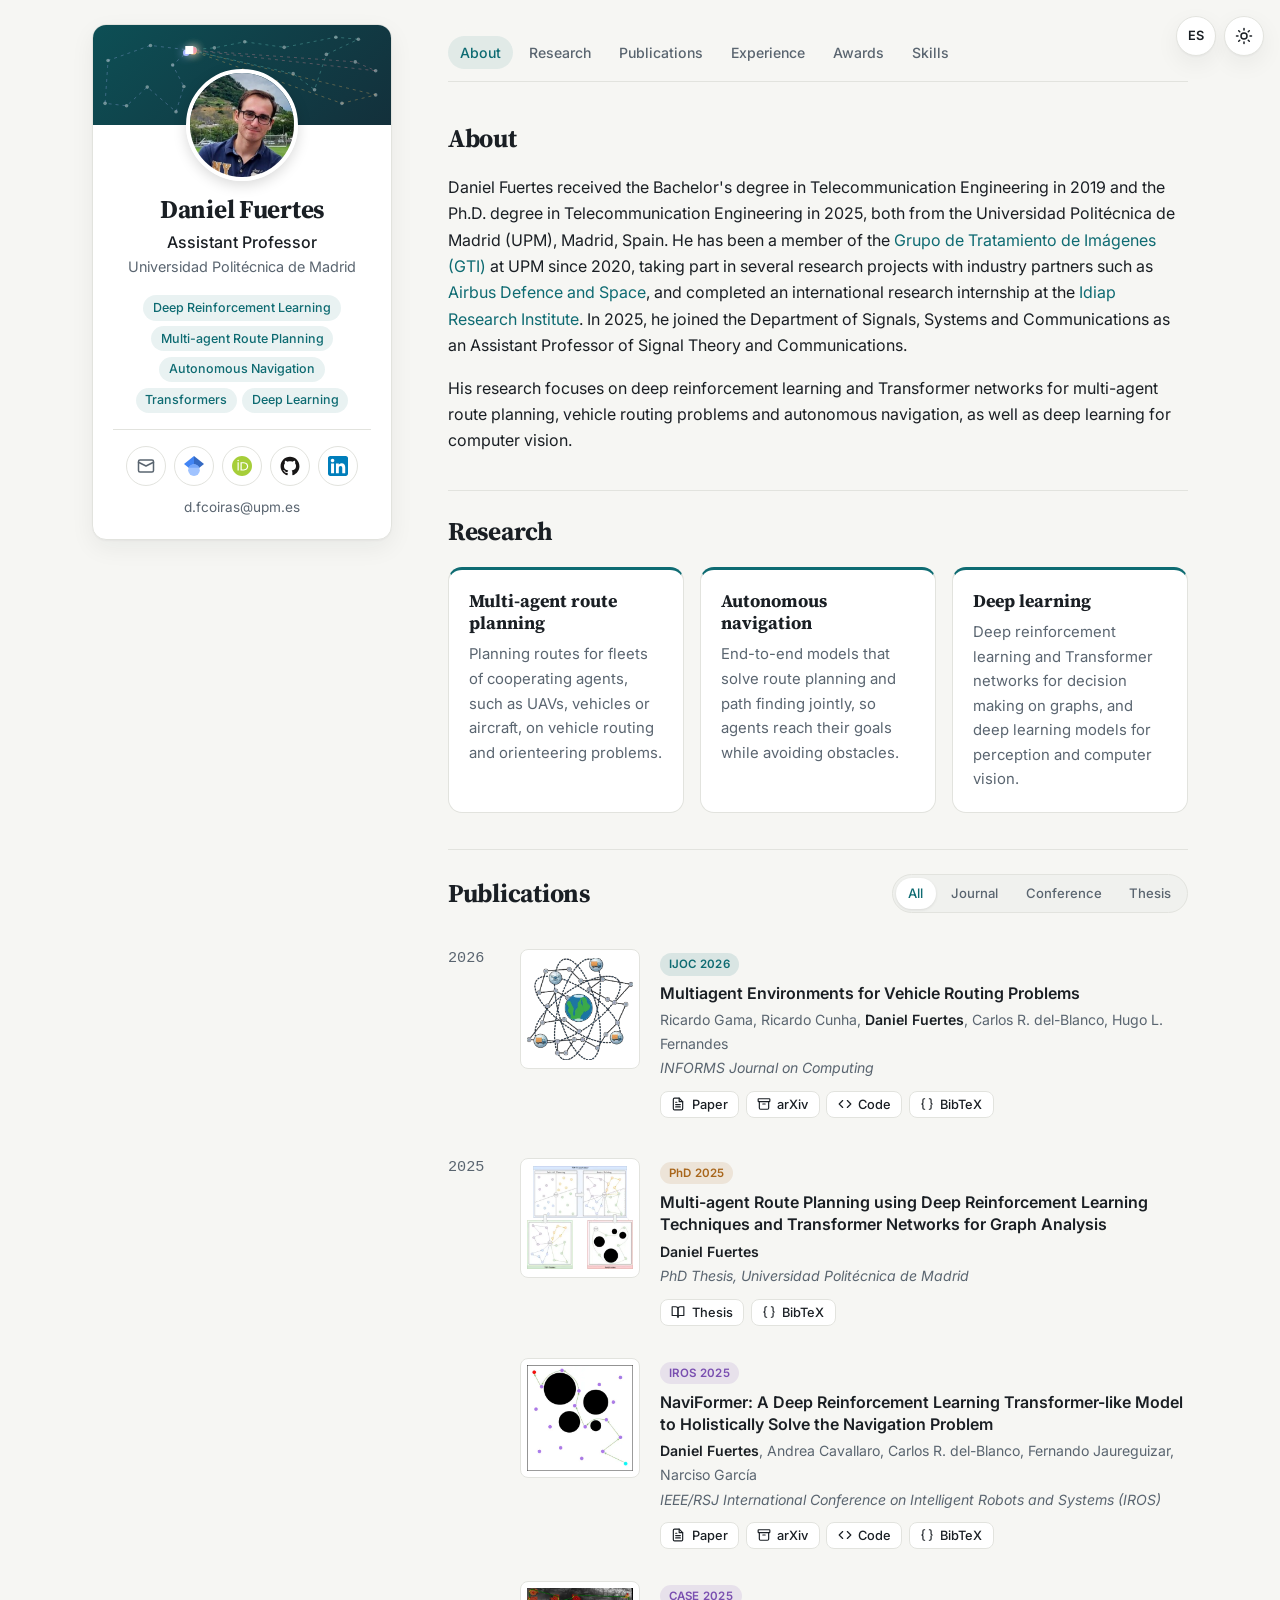
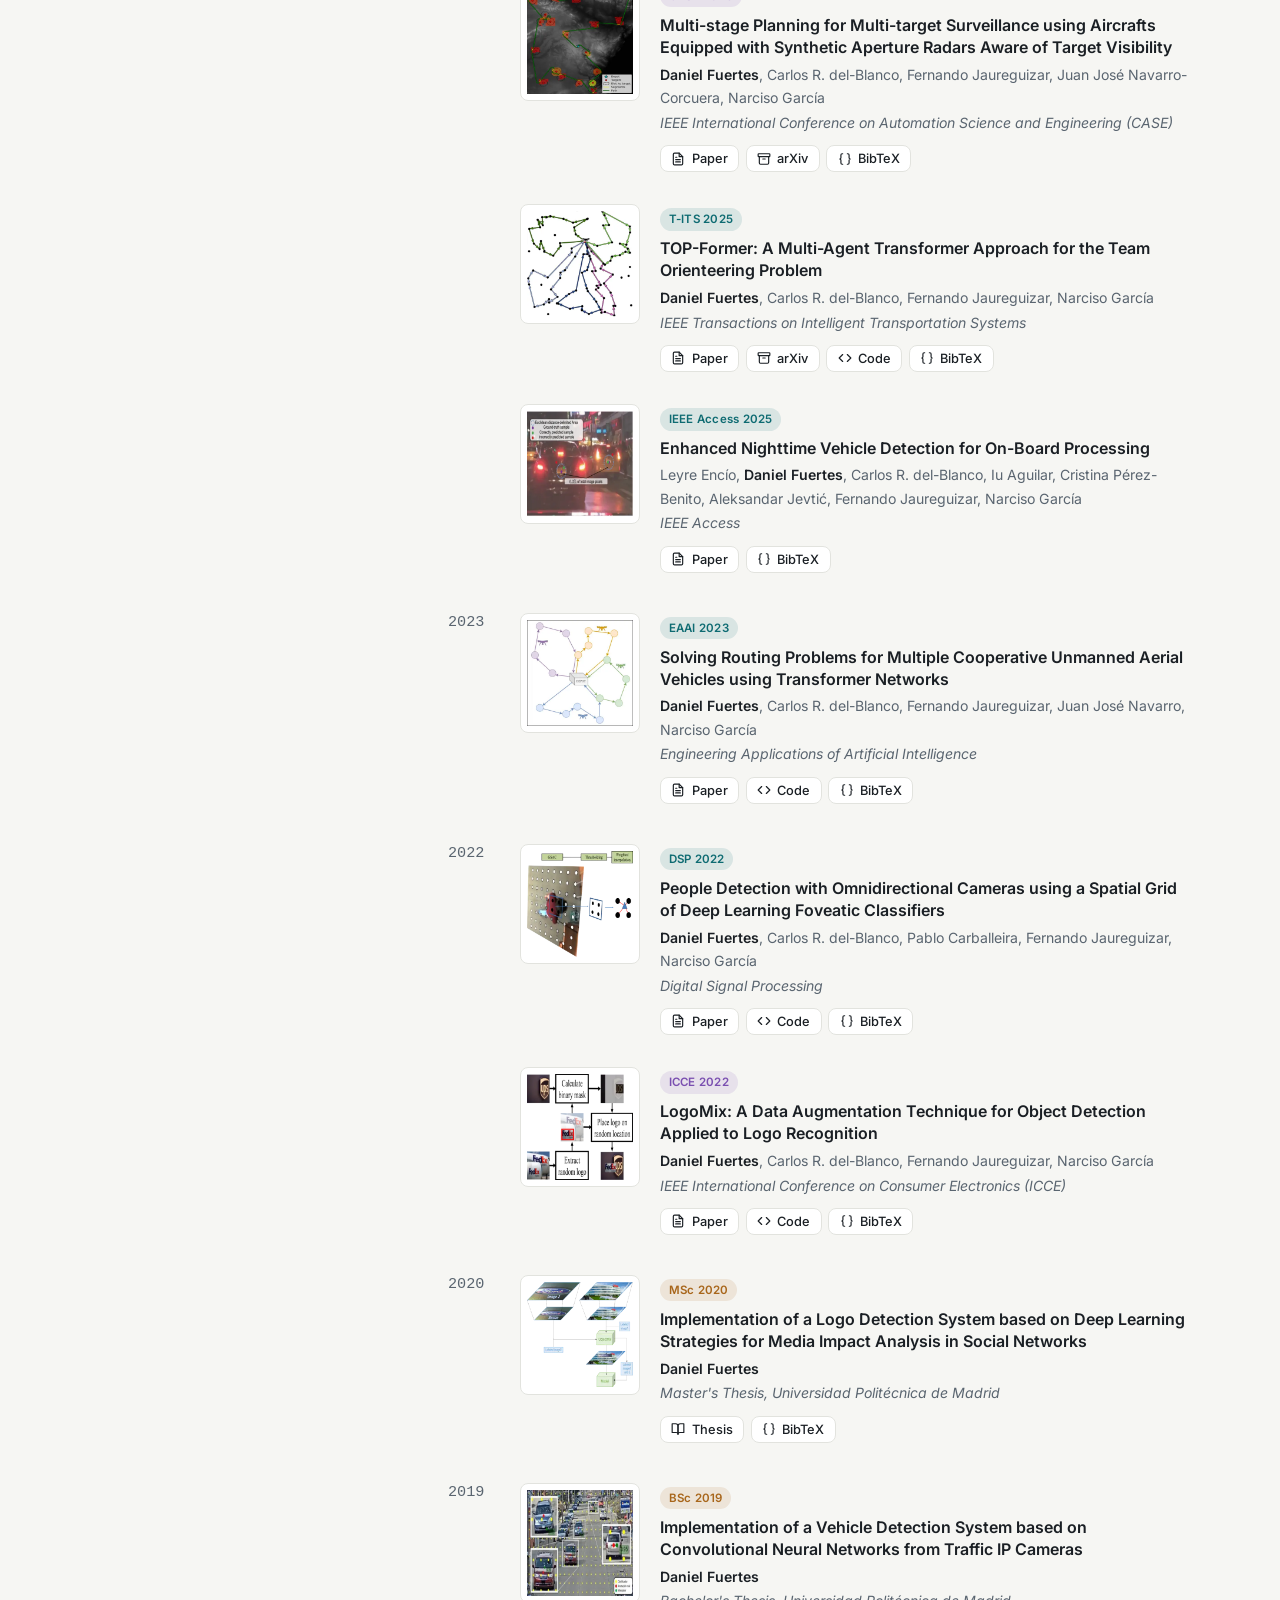
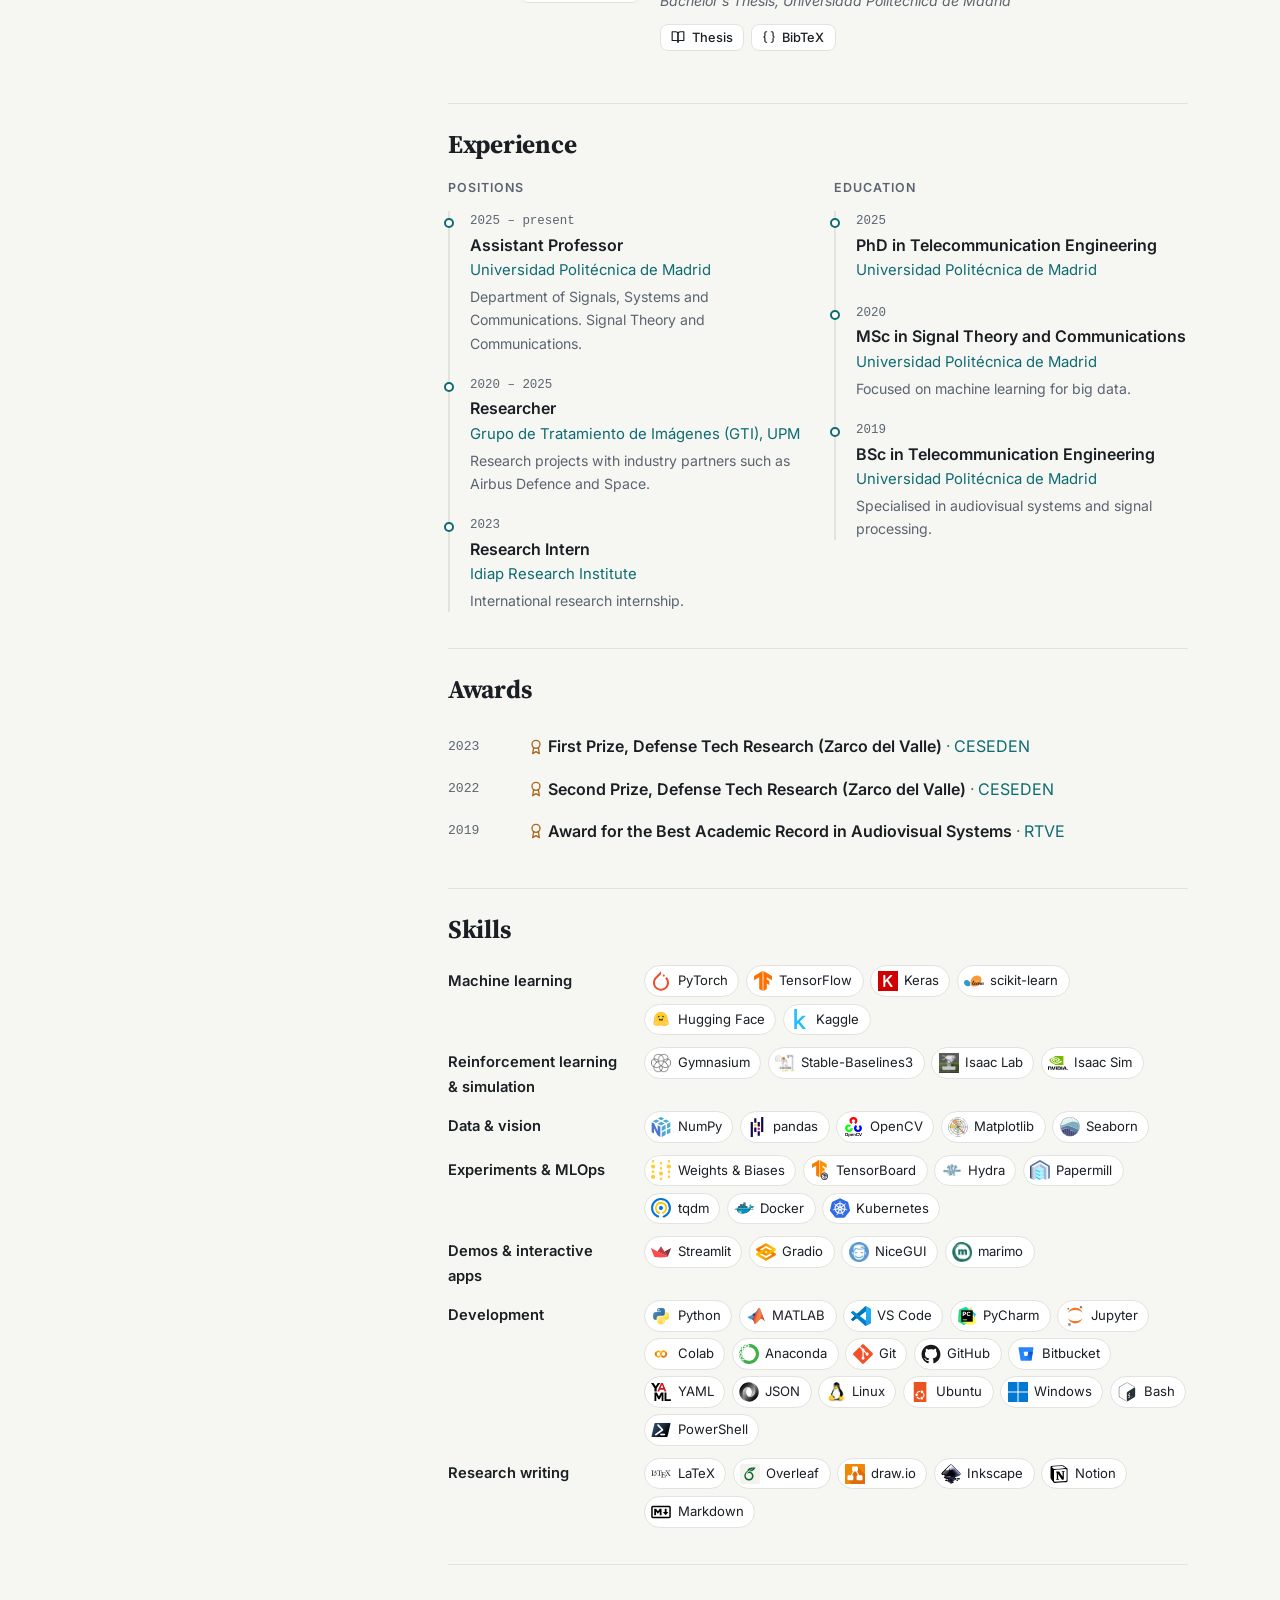
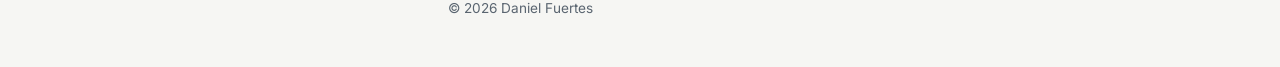
<file: index.html>
<!DOCTYPE html>
<html lang="en">
<head>
  <meta charset="utf-8">
  <meta name="viewport" content="width=device-width, initial-scale=1">
  <meta name="color-scheme" content="light dark">
  <script>
    // Apply the saved or system theme before first paint to avoid a flash.
    (function () {
      var saved = localStorage.getItem("theme");
      var dark = saved ? saved === "dark" : window.matchMedia("(prefers-color-scheme: dark)").matches;
      document.documentElement.dataset.theme = dark ? "dark" : "light";
    })();
  </script>

  <!-- Static metadata for search engines and link previews (they do not run JavaScript). -->
  <title>Daniel Fuertes · Assistant Professor at UPM</title>
  <meta name="description" content="Daniel Fuertes, Assistant Professor at Universidad Politécnica de Madrid (UPM). Research on deep reinforcement learning, Transformer networks, multi-agent route planning and autonomous navigation.">
  <link rel="canonical" href="https://danifuertes.github.io/">
  <link rel="alternate" hreflang="en" href="https://danifuertes.github.io/">
  <link rel="alternate" hreflang="es" href="https://danifuertes.github.io/es/">
  <link rel="alternate" hreflang="x-default" href="https://danifuertes.github.io/">
  <meta property="og:type" content="profile">
  <meta property="og:title" content="Daniel Fuertes">
  <meta property="og:description" content="Assistant Professor at Universidad Politécnica de Madrid. Deep reinforcement learning, multi-agent route planning and autonomous navigation.">
  <meta property="og:url" content="https://danifuertes.github.io/">
  <meta property="og:image" content="https://danifuertes.github.io/assets/img/profile.jpg">
  <meta property="og:locale" content="en_US">
  <meta name="twitter:card" content="summary">
  <script type="application/ld+json">
  {
    "@context": "https://schema.org",
    "@type": "Person",
    "name": "Daniel Fuertes Coiras",
    "alternateName": "Daniel Fuertes",
    "jobTitle": "Assistant Professor",
    "url": "https://danifuertes.github.io/",
    "image": "https://danifuertes.github.io/assets/img/profile.jpg",
    "worksFor": { "@type": "CollegeOrUniversity", "name": "Universidad Politécnica de Madrid", "url": "https://www.upm.es" },
    "sameAs": [
      "https://scholar.google.com/citations?user=-WN0LxoAAAAJ",
      "https://orcid.org/0000-0002-5746-2199",
      "https://github.com/danifuertes",
      "https://www.linkedin.com/in/daniel-fuertes-coiras"
    ]
  }
  </script>

  <link rel="icon" type="image/png" href="/assets/img/favicon.png">
  <link rel="preconnect" href="https://fonts.googleapis.com">
  <link rel="preconnect" href="https://fonts.gstatic.com" crossorigin>
  <link rel="stylesheet" href="https://fonts.googleapis.com/css2?family=Inter:wght@400;500;600&family=Source+Serif+4:opsz,wght@8..60,600;8..60,700&display=swap">
  <link rel="stylesheet" href="/assets/css/main.css">
</head>
<body>
  <a class="skip-link" href="#main">Skip to content</a>
  <div class="top-actions">
    <a class="top-action lang-toggle" href="/es/" hreflang="es" lang="es" title="Ver en español" data-lang-link>ES</a>
    <button class="top-action theme-toggle" type="button" aria-label="Toggle dark mode" data-theme-toggle>
      <svg class="icon theme-toggle__sun" viewBox="0 0 24 24" fill="none" stroke="currentColor" stroke-width="2" stroke-linecap="round" aria-hidden="true"><circle cx="12" cy="12" r="4"/><path d="M12 2v2M12 20v2M4.93 4.93l1.41 1.41M17.66 17.66l1.41 1.41M2 12h2M20 12h2M6.34 17.66l-1.41 1.41M19.07 4.93l-1.41 1.41"/></svg>
      <svg class="icon theme-toggle__moon" viewBox="0 0 24 24" fill="none" stroke="currentColor" stroke-width="2" stroke-linecap="round" stroke-linejoin="round" aria-hidden="true"><path d="M12 3a6 6 0 0 0 9 9 9 9 0 1 1-9-9Z"/></svg>
    </button>
  </div>

  <div class="layout">
    <aside class="sidebar">
      <div class="profile-card">
        <canvas class="route-graph" aria-hidden="true" data-route-graph></canvas>
        <div id="profile"></div>
      </div>
    </aside>

    <main id="main" class="content">
      <nav class="section-nav" aria-label="Sections"><ul id="nav"></ul></nav>

      <!-- Sections appear in this order (keep es/index.html in sync). Each one is filled by assets/js/render.js;
           titles come from data/ui.yml. -->
      <section class="section" id="about"></section>
      <section class="section" id="research"></section>
      <section class="section" id="publications"></section>
      <section class="section" id="experience"></section>
      <section class="section" id="teaching"></section>
      <section class="section" id="awards"></section>
      <section class="section" id="skills"></section>

      <footer class="footer" id="footer"></footer>
    </main>
  </div>

  <script src="/assets/js/vendor/js-yaml.min.js" defer></script>
  <script src="/assets/js/render.js" defer></script>
  <script src="/assets/js/main.js" defer></script>
  <script src="/assets/js/mtsp.js" defer></script>
  <script src="/assets/js/route-graph.js" defer></script>
</body>
</html>
</file>
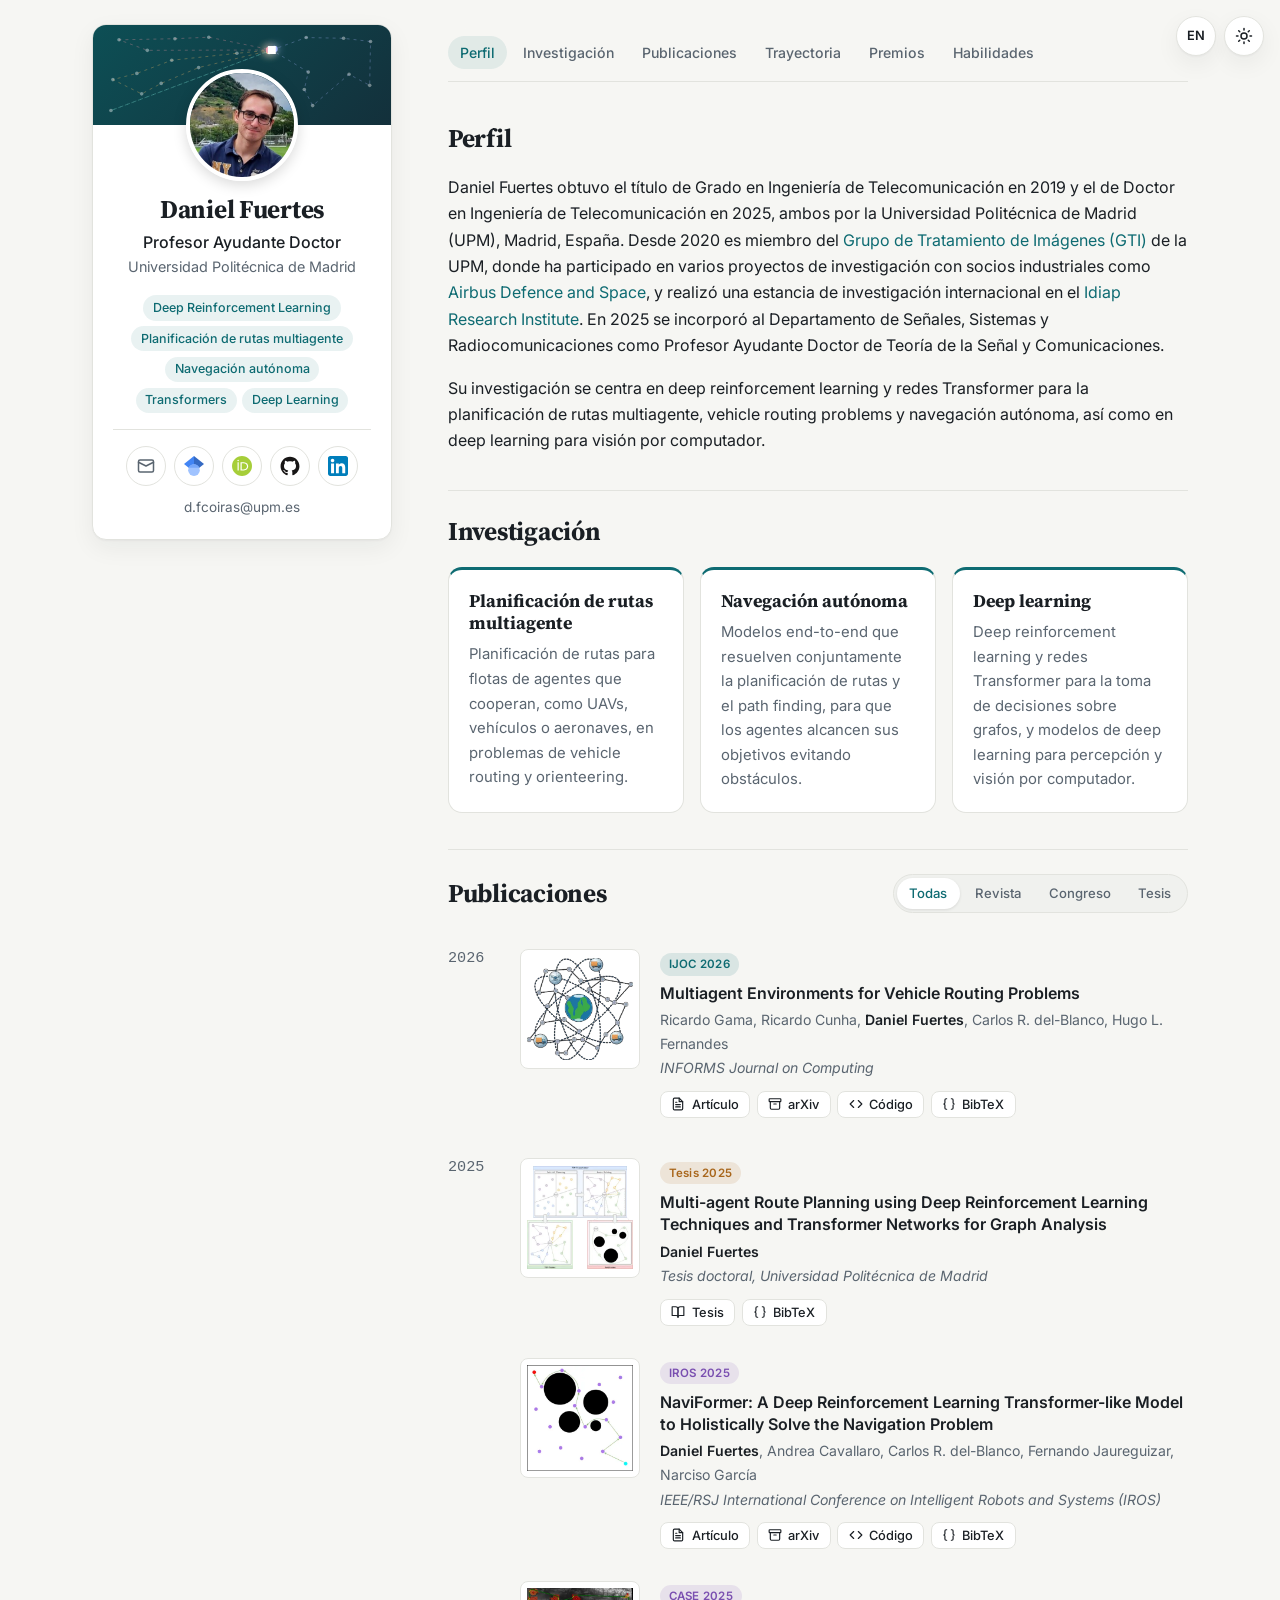
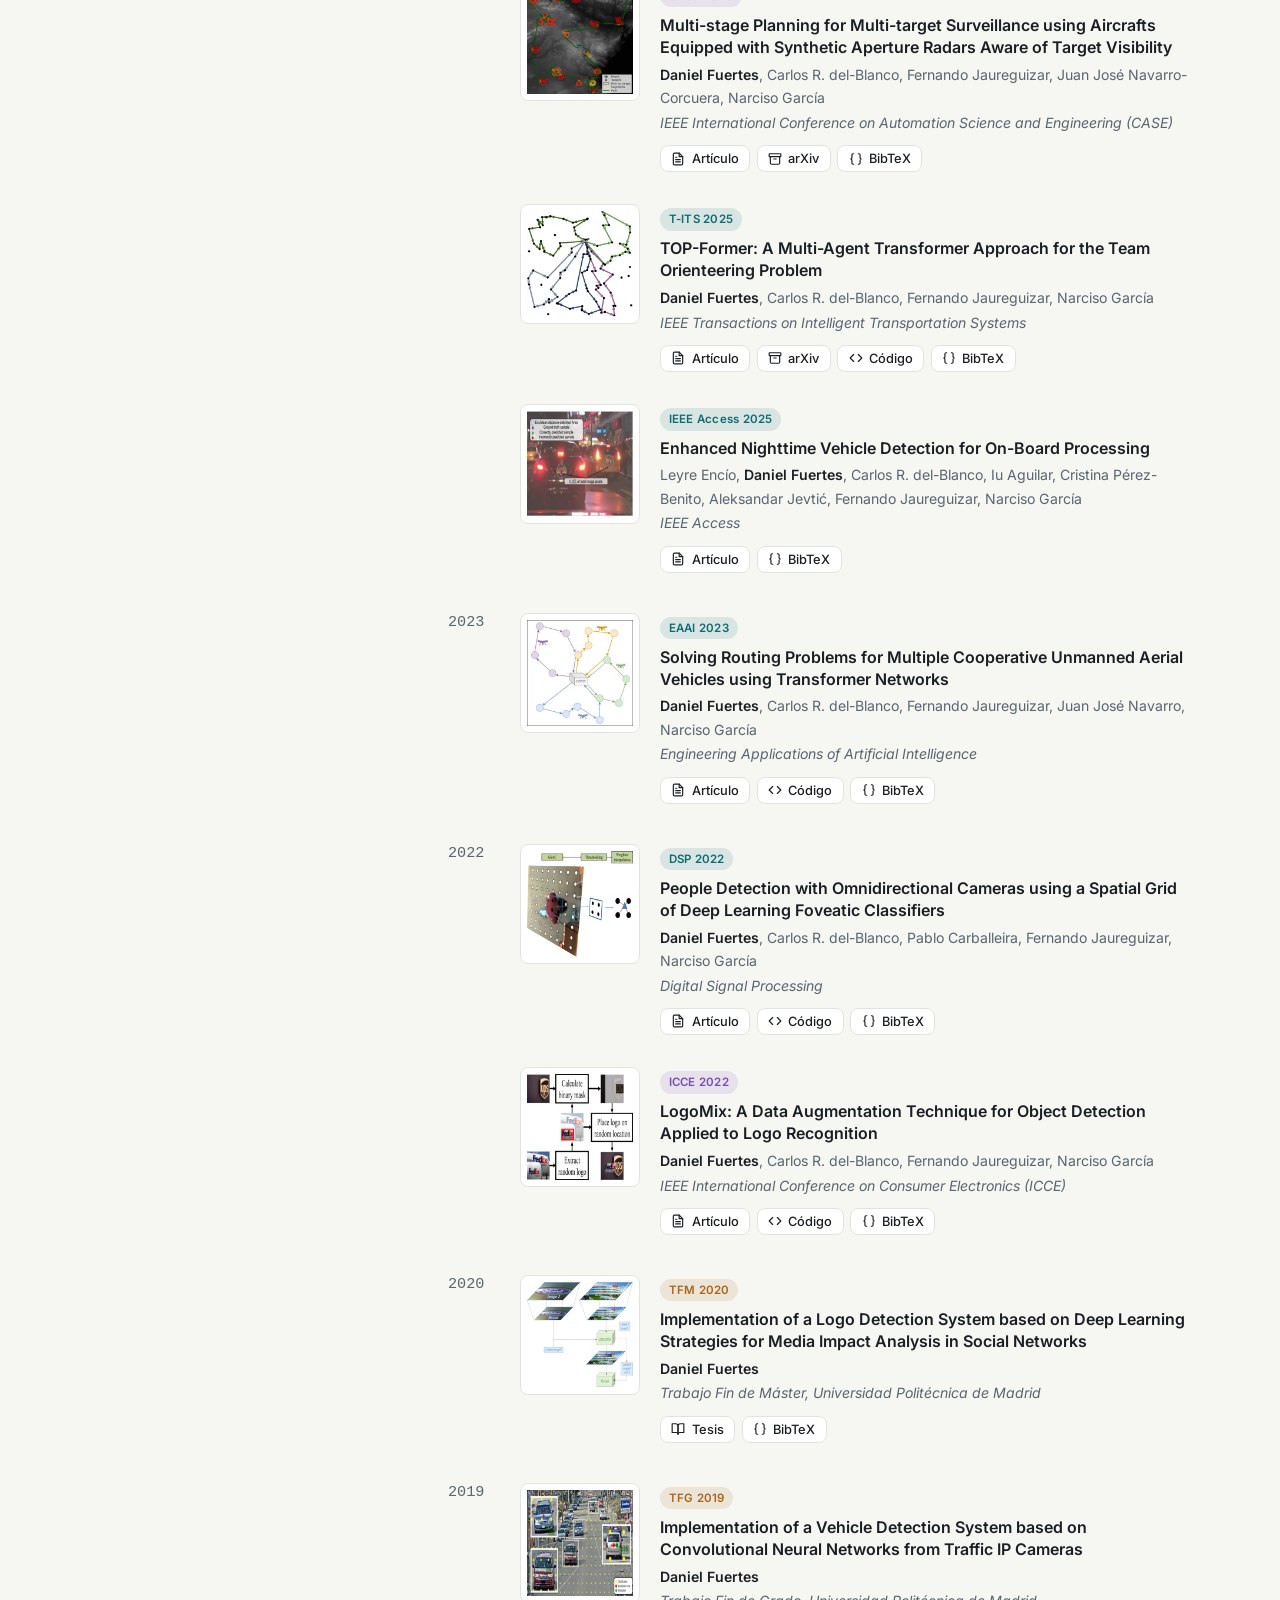
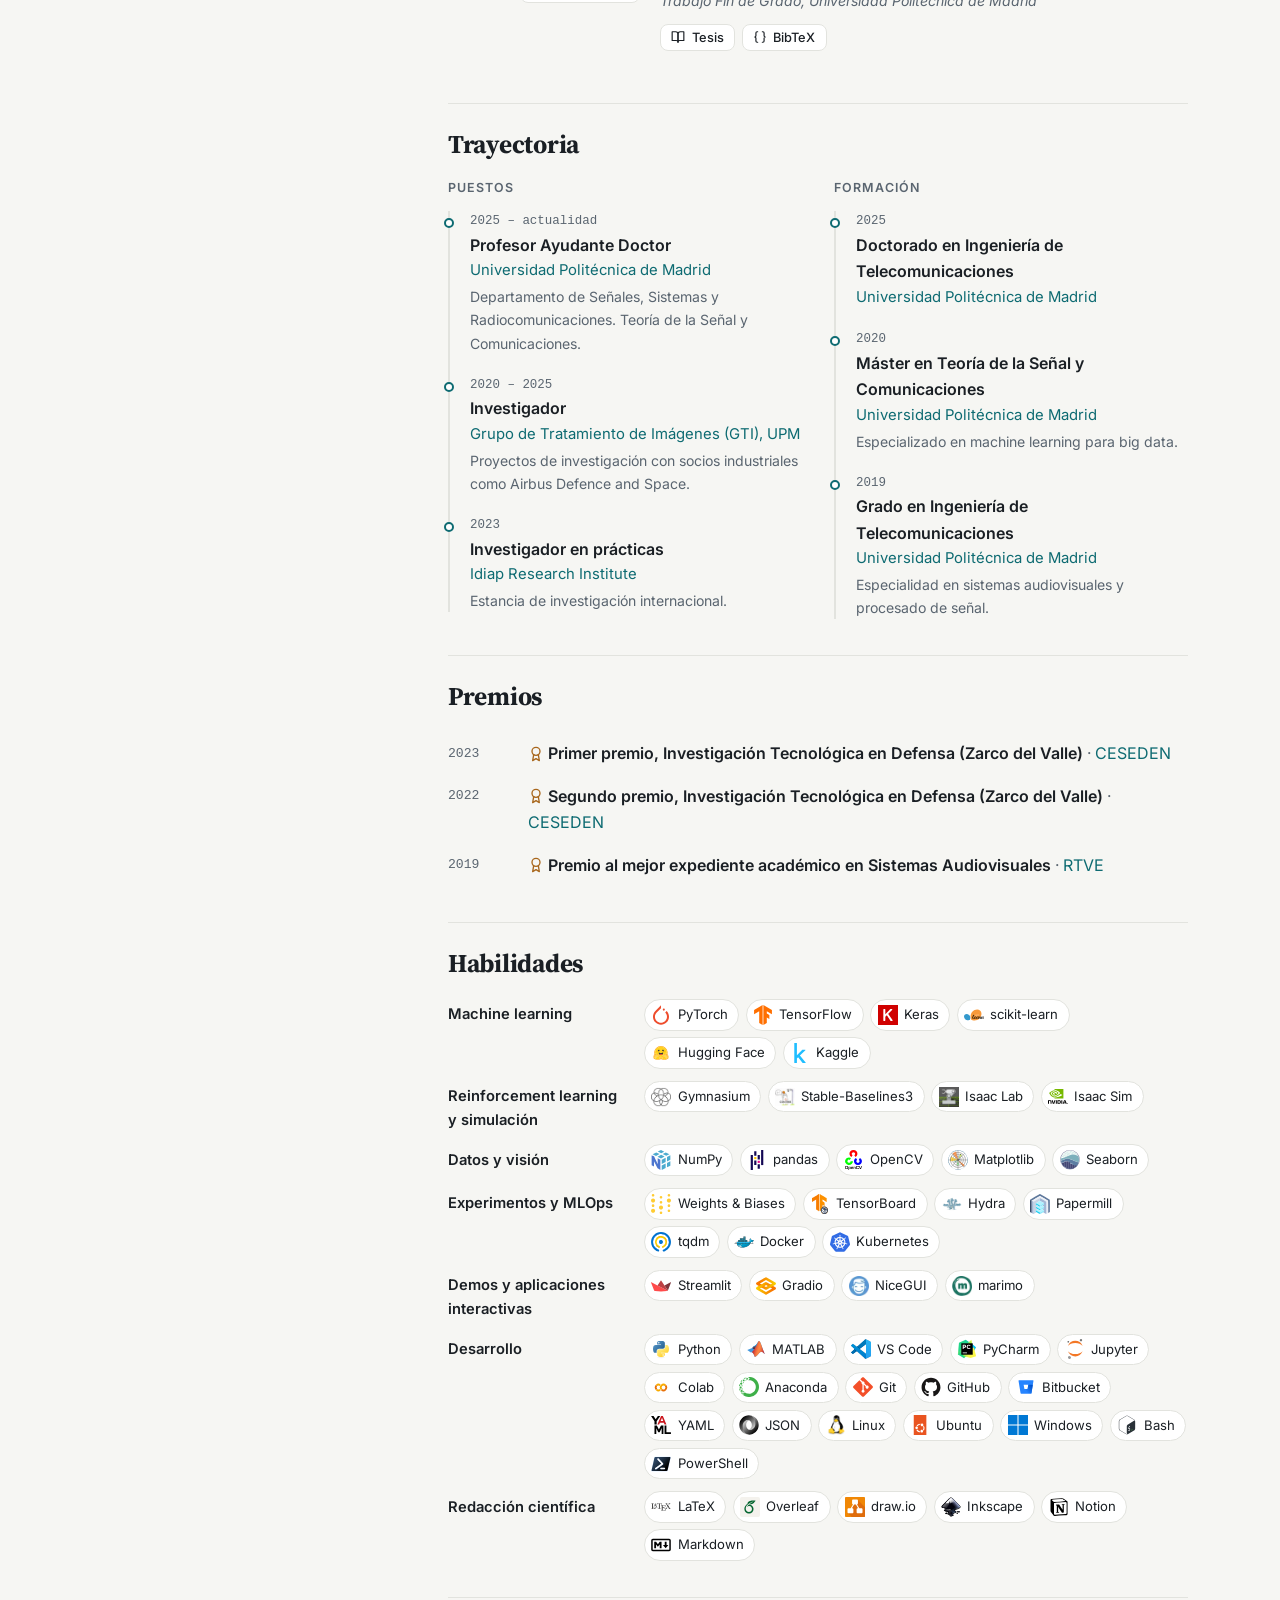
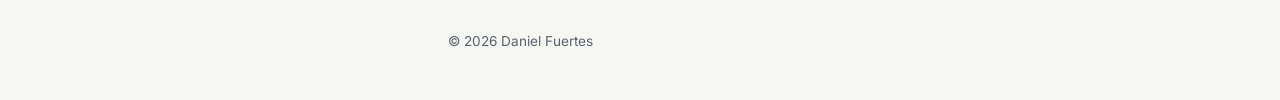
<file: es/index.html>
<!DOCTYPE html>
<html lang="es">
<head>
  <meta charset="utf-8">
  <meta name="viewport" content="width=device-width, initial-scale=1">
  <meta name="color-scheme" content="light dark">
  <script>
    // Apply the saved or system theme before first paint to avoid a flash.
    (function () {
      var saved = localStorage.getItem("theme");
      var dark = saved ? saved === "dark" : window.matchMedia("(prefers-color-scheme: dark)").matches;
      document.documentElement.dataset.theme = dark ? "dark" : "light";
    })();
  </script>

  <!-- Spanish version of index.html: same structure, Spanish metadata and labels. -->
  <title>Daniel Fuertes · Profesor Ayudante Doctor en la UPM</title>
  <meta name="description" content="Daniel Fuertes, Profesor Ayudante Doctor en la Universidad Politécnica de Madrid (UPM). Investigación en deep reinforcement learning, redes Transformer, planificación de rutas multiagente y navegación autónoma.">
  <link rel="canonical" href="https://danifuertes.github.io/es/">
  <link rel="alternate" hreflang="en" href="https://danifuertes.github.io/">
  <link rel="alternate" hreflang="es" href="https://danifuertes.github.io/es/">
  <link rel="alternate" hreflang="x-default" href="https://danifuertes.github.io/">
  <meta property="og:type" content="profile">
  <meta property="og:title" content="Daniel Fuertes">
  <meta property="og:description" content="Profesor Ayudante Doctor en la Universidad Politécnica de Madrid. Deep reinforcement learning, planificación de rutas multiagente y navegación autónoma.">
  <meta property="og:url" content="https://danifuertes.github.io/es/">
  <meta property="og:image" content="https://danifuertes.github.io/assets/img/profile.jpg">
  <meta property="og:locale" content="es_ES">
  <meta name="twitter:card" content="summary">
  <script type="application/ld+json">
  {
    "@context": "https://schema.org",
    "@type": "Person",
    "name": "Daniel Fuertes Coiras",
    "alternateName": "Daniel Fuertes",
    "jobTitle": "Profesor Ayudante Doctor",
    "url": "https://danifuertes.github.io/es/",
    "image": "https://danifuertes.github.io/assets/img/profile.jpg",
    "worksFor": { "@type": "CollegeOrUniversity", "name": "Universidad Politécnica de Madrid", "url": "https://www.upm.es" },
    "sameAs": [
      "https://scholar.google.com/citations?user=-WN0LxoAAAAJ",
      "https://orcid.org/0000-0002-5746-2199",
      "https://github.com/danifuertes",
      "https://www.linkedin.com/in/daniel-fuertes-coiras"
    ]
  }
  </script>

  <link rel="icon" type="image/png" href="/assets/img/favicon.png">
  <link rel="preconnect" href="https://fonts.googleapis.com">
  <link rel="preconnect" href="https://fonts.gstatic.com" crossorigin>
  <link rel="stylesheet" href="https://fonts.googleapis.com/css2?family=Inter:wght@400;500;600&family=Source+Serif+4:opsz,wght@8..60,600;8..60,700&display=swap">
  <link rel="stylesheet" href="/assets/css/main.css">
</head>
<body>
  <a class="skip-link" href="#main">Saltar al contenido</a>
  <div class="top-actions">
    <a class="top-action lang-toggle" href="/" hreflang="en" lang="en" title="View in English" data-lang-link>EN</a>
    <button class="top-action theme-toggle" type="button" aria-label="Cambiar modo oscuro" data-theme-toggle>
      <svg class="icon theme-toggle__sun" viewBox="0 0 24 24" fill="none" stroke="currentColor" stroke-width="2" stroke-linecap="round" aria-hidden="true"><circle cx="12" cy="12" r="4"/><path d="M12 2v2M12 20v2M4.93 4.93l1.41 1.41M17.66 17.66l1.41 1.41M2 12h2M20 12h2M6.34 17.66l-1.41 1.41M19.07 4.93l-1.41 1.41"/></svg>
      <svg class="icon theme-toggle__moon" viewBox="0 0 24 24" fill="none" stroke="currentColor" stroke-width="2" stroke-linecap="round" stroke-linejoin="round" aria-hidden="true"><path d="M12 3a6 6 0 0 0 9 9 9 9 0 1 1-9-9Z"/></svg>
    </button>
  </div>

  <div class="layout">
    <aside class="sidebar">
      <div class="profile-card">
        <canvas class="route-graph" aria-hidden="true" data-route-graph></canvas>
        <div id="profile"></div>
      </div>
    </aside>

    <main id="main" class="content">
      <nav class="section-nav" aria-label="Secciones"><ul id="nav"></ul></nav>

      <!-- Keep the same sections and order as index.html. -->
      <section class="section" id="about"></section>
      <section class="section" id="research"></section>
      <section class="section" id="publications"></section>
      <section class="section" id="experience"></section>
      <section class="section" id="teaching"></section>
      <section class="section" id="awards"></section>
      <section class="section" id="skills"></section>

      <footer class="footer" id="footer"></footer>
    </main>
  </div>

  <script src="/assets/js/vendor/js-yaml.min.js" defer></script>
  <script src="/assets/js/render.js" defer></script>
  <script src="/assets/js/main.js" defer></script>
  <script src="/assets/js/mtsp.js" defer></script>
  <script src="/assets/js/route-graph.js" defer></script>
</body>
</html>
</file>
<file: assets/css/main.css>
/* ==========================================================================
   Daniel Fuertes · personal site
   1. Design tokens   2. Base   3. Layout   4. Sidebar   5. Navigation
   6. Sections        7. Components   8. Publications   9. Utilities / responsive
   ========================================================================== */

/* 1. Design tokens -------------------------------------------------------- */
:root {
  --font-sans: "Inter", system-ui, -apple-system, "Segoe UI", Roboto, sans-serif;
  --font-serif: "Source Serif 4", Georgia, "Times New Roman", serif;
  --font-mono: ui-monospace, "SFMono-Regular", Menlo, Consolas, monospace;

  --bg: #f6f6f3;
  --surface: #ffffff;
  --surface-2: #f0f1ee;
  --text: #1a1f24;
  --muted: #5a6570;
  --border: #e2e3de;
  --accent: #0e6b72;
  --accent-hover: #0a5258;
  --accent-soft: rgba(14, 107, 114, 0.09);
  --journal: #0e6b72;
  --conference: #7a4fb0;
  --thesis: #a8661b;
  --thumb-bg: #ffffff;
  --shadow: 0 1px 2px rgba(20, 30, 40, 0.04), 0 8px 24px rgba(20, 30, 40, 0.06);

  /* Colours used by the canvas animation (read from JS). */
  --graph-bg-1: #0d4f55;
  --graph-bg-2: #13303b;
  --graph-node: rgba(255, 255, 255, 0.4);
  --graph-agents: #7fe3d6, #ffc46b, #f59aa7, #a9b8ff;

  --radius: 14px;
  --radius-sm: 8px;
  --sidebar-width: 300px;
}

[data-theme="dark"] {
  --bg: #0d1113;
  --surface: #141a1d;
  --surface-2: #1a2226;
  --text: #e5e9eb;
  --muted: #98a3aa;
  --border: #253035;
  --accent: #5cc8c4;
  --accent-hover: #86dbd7;
  --accent-soft: rgba(92, 200, 196, 0.12);
  --journal: #5cc8c4;
  --conference: #b597e6;
  --thesis: #e0a55c;
  --thumb-bg: #f3f3f1;
  --shadow: 0 1px 2px rgba(0, 0, 0, 0.3), 0 8px 24px rgba(0, 0, 0, 0.25);

  --graph-bg-1: #0a2a2e;
  --graph-bg-2: #0b1418;
}

/* 2. Base ----------------------------------------------------------------- */
*, *::before, *::after { box-sizing: border-box; }

html { scroll-behavior: smooth; scroll-padding-top: 5rem; }

body {
  margin: 0;
  font-family: var(--font-sans);
  font-size: 16px;
  line-height: 1.65;
  color: var(--text);
  background: var(--bg);
  -webkit-font-smoothing: antialiased;
  transition: background-color 0.2s ease, color 0.2s ease;
}

a { color: var(--accent); text-decoration: none; }
a:hover { color: var(--accent-hover); text-decoration: underline; text-underline-offset: 3px; }
:focus-visible { outline: 2px solid var(--accent); outline-offset: 2px; border-radius: 4px; }

h1, h2, h3, h4 { font-family: var(--font-serif); line-height: 1.25; margin: 0; }
img { max-width: 100%; display: block; }
.icon { flex-shrink: 0; vertical-align: -0.15em; }

.skip-link { position: absolute; left: -999px; top: 1rem; z-index: 100; background: var(--surface); padding: 0.5rem 1rem; border-radius: var(--radius-sm); }
.skip-link:focus { left: 1rem; }

/* 3. Layout --------------------------------------------------------------- */
.layout {
  display: grid;
  grid-template-columns: var(--sidebar-width) minmax(0, 1fr);
  gap: 3.5rem;
  max-width: 1160px;
  margin: 0 auto;
  padding: 1.5rem 2rem 0;
}

.content { min-width: 0; }

/* 4. Sidebar -------------------------------------------------------------- */
.sidebar { position: relative; }

.profile-card {
  position: sticky;
  top: 1.5rem;
  max-height: calc(100vh - 3rem); /* never taller than the screen; scrolls inside on very short screens */
  overflow-y: auto;
  scrollbar-width: thin;
  background: var(--surface);
  border: 1px solid var(--border);
  border-radius: var(--radius);
  box-shadow: var(--shadow);
  text-align: center;
}

.route-graph {
  display: block;
  width: 100%;
  height: 100px;
  background: linear-gradient(135deg, var(--graph-bg-1), var(--graph-bg-2));
}

.profile-card__photo {
  width: 112px;
  height: 112px;
  margin: -56px auto 0;
  position: relative;
  border-radius: 50%;
  border: 4px solid var(--surface);
  object-fit: cover;
  box-shadow: 0 4px 14px rgba(0, 0, 0, 0.15);
}

.profile-card__body { padding: 0.75rem 1.25rem 1.25rem; }
.profile-card__name { font-size: 1.6rem; letter-spacing: -0.01em; }
.profile-card__role { margin: 0.25rem 0 0; font-weight: 500; }
.profile-card__affiliation { margin: 0; font-size: 0.9rem; }
.profile-card__affiliation a { color: var(--muted); }

.social-links {
  display: flex;
  justify-content: center;
  gap: 0.5rem;
  list-style: none;
  margin: 1rem 0 0;
  padding: 1rem 0 0;
  border-top: 1px solid var(--border);
}
.social-links a {
  display: grid;
  place-items: center;
  width: 40px;
  height: 40px;
  border-radius: 50%;
  border: 1px solid var(--border);
  color: var(--muted);
  transition: border-color 0.15s ease, transform 0.15s ease;
}
.social-links a:hover { border-color: var(--accent); color: var(--accent); transform: translateY(-2px); }
.social-links .icon { width: 18px; height: 18px; }
.profile-card__email { display: inline-block; margin-top: 0.6rem; font-size: 0.85rem; color: var(--muted); }
.profile-card .button--block { margin-top: 1rem; }

/* Brand logos: in dark mode, sit on a light tile so dark logos stay visible. */
.logo { width: 20px; height: 20px; object-fit: contain; }
[data-theme="dark"] .logo { background: #f3f3f1; border-radius: 4px; padding: 2px; }

/* Language and theme toggles (top right) */
.top-actions {
  position: fixed;
  top: 1rem;
  right: 1rem;
  z-index: 50;
  display: flex;
  gap: 0.5rem;
}
.top-action {
  display: grid;
  place-items: center;
  width: 40px;
  height: 40px;
  border-radius: 50%;
  border: 1px solid var(--border);
  background: var(--surface);
  color: var(--text);
  font: inherit;
  font-size: 0.8rem;
  font-weight: 600;
  cursor: pointer;
  box-shadow: var(--shadow);
}
.top-action:hover { color: var(--accent); text-decoration: none; }
.theme-toggle .icon { width: 18px; height: 18px; }
.theme-toggle__moon { display: none; }
[data-theme="dark"] .theme-toggle__sun { display: none; }
[data-theme="dark"] .theme-toggle__moon { display: inline; }

/* 5. Section navigation --------------------------------------------------- */
.section-nav {
  position: sticky;
  top: 0;
  z-index: 10;
  margin: 0 0 1rem;
  padding: 0.75rem 0;
  background: color-mix(in srgb, var(--bg) 88%, transparent);
  backdrop-filter: blur(8px);
  -webkit-backdrop-filter: blur(8px);
  border-bottom: 1px solid var(--border);
}
.section-nav ul { display: flex; flex-wrap: wrap; gap: 0.25rem; list-style: none; margin: 0; padding: 0 6.5rem 0 0; }
.section-nav a {
  display: block;
  padding: 0.3rem 0.75rem;
  border-radius: 999px;
  font-size: 0.88rem;
  font-weight: 500;
  color: var(--muted);
}
.section-nav a:hover { color: var(--text); background: var(--surface-2); text-decoration: none; }
.section-nav a.is-active { color: var(--accent); background: var(--accent-soft); }

/* 6. Sections ------------------------------------------------------------- */
.section { padding: 1.5rem 0 2.25rem; }
.section + .section { border-top: 1px solid var(--border); }
.section-header { display: flex; flex-wrap: wrap; align-items: center; justify-content: space-between; gap: 1rem; margin-bottom: 1.25rem; }
.section-header .section-title { margin: 0; }
.section-title { font-size: 1.6rem; margin-bottom: 1.25rem; letter-spacing: -0.01em; }
.subsection-title {
  font-family: var(--font-sans);
  font-size: 0.78rem;
  font-weight: 600;
  letter-spacing: 0.08em;
  text-transform: uppercase;
  color: var(--muted);
  margin-bottom: 1rem;
}

.prose p { margin: 0 0 1rem; }
.prose p:last-child { margin-bottom: 0; }

/* Research */
.research-grid { display: grid; grid-template-columns: repeat(auto-fit, minmax(220px, 1fr)); gap: 1rem; }
.research-card {
  padding: 1.25rem;
  background: var(--surface);
  border: 1px solid var(--border);
  border-radius: var(--radius);
  border-top: 3px solid var(--accent);
}
.research-card__title { font-size: 1.12rem; margin-bottom: 0.5rem; }
.research-card__text { margin: 0; font-size: 0.93rem; color: var(--muted); }

/* Experience timeline */
.timeline-columns { display: grid; grid-template-columns: repeat(auto-fit, minmax(260px, 1fr)); gap: 2rem; }
.timeline { list-style: none; margin: 0; padding: 0 0 0 1.25rem; border-left: 2px solid var(--border); }
.timeline__item { position: relative; display: flex; flex-direction: column; padding-bottom: 1.25rem; }
.timeline__item:last-child { padding-bottom: 0; }
.timeline__item::before {
  content: "";
  position: absolute;
  left: calc(-1.25rem - 6px);
  top: 0.45rem;
  width: 10px;
  height: 10px;
  border-radius: 50%;
  background: var(--surface);
  border: 2px solid var(--accent);
}
.timeline__period { font-family: var(--font-mono); font-size: 0.78rem; color: var(--muted); }
.timeline__title { font-weight: 600; }
.timeline__org { font-size: 0.93rem; }
.timeline__desc { font-size: 0.88rem; color: var(--muted); margin-top: 0.15rem; }

/* Awards / teaching */
.plain-list { list-style: none; margin: 0; padding: 0; }
.plain-list__item { display: grid; grid-template-columns: 4rem 1fr; gap: 1rem; padding: 0.5rem 0; }
.plain-list__meta { font-family: var(--font-mono); font-size: 0.82rem; color: var(--muted); padding-top: 0.15rem; }
.plain-list__icon { color: var(--thesis); margin-right: 0.25rem; }
.plain-list strong { font-weight: 600; }

/* Skills */
.skills { display: grid; grid-template-columns: 11rem 1fr; gap: 0.75rem 1.25rem; margin: 0; }
.skills dt { font-weight: 600; font-size: 0.92rem; padding-top: 0.2rem; }
.skills dd { margin: 0; }
.skill-list { display: flex; flex-wrap: wrap; gap: 0.4rem; list-style: none; margin: 0; padding: 0; }
.skill {
  display: inline-flex;
  align-items: center;
  gap: 0.4rem;
  padding: 0.25rem 0.65rem 0.25rem 0.4rem;
  font-size: 0.82rem;
  background: var(--surface);
  border: 1px solid var(--border);
  border-radius: 999px;
}

.footer { padding: 2rem 0 3rem; border-top: 1px solid var(--border); font-size: 0.85rem; color: var(--muted); }
.footer p { margin: 0; }

/* 7. Components ----------------------------------------------------------- */
.tag-list { display: flex; flex-wrap: wrap; gap: 0.35rem; list-style: none; margin: 0; padding: 0; }
.tag-list--center { justify-content: center; margin-top: 1rem; }
.tag {
  padding: 0.15rem 0.6rem;
  font-size: 0.78rem;
  font-weight: 500;
  border-radius: 999px;
  background: var(--accent-soft);
  color: var(--accent);
}

.button {
  display: inline-flex;
  align-items: center;
  justify-content: center;
  gap: 0.4rem;
  padding: 0.5rem 1rem;
  font: inherit;
  font-size: 0.9rem;
  font-weight: 500;
  line-height: 1.2;
  color: var(--text);
  background: var(--surface);
  border: 1px solid var(--border);
  border-radius: var(--radius-sm);
  cursor: pointer;
  transition: border-color 0.15s ease, color 0.15s ease, background-color 0.15s ease;
}
.button:hover { border-color: var(--accent); color: var(--accent); text-decoration: none; }
.button[aria-expanded="true"] { border-color: var(--accent); color: var(--accent); background: var(--accent-soft); }
.button--small { padding: 0.3rem 0.65rem; font-size: 0.8rem; }
.button--small .icon { width: 14px; height: 14px; }
.button--primary { background: var(--accent); border-color: var(--accent); color: #fff; }
[data-theme="dark"] .button--primary { color: #0d1113; }
.button--primary:hover { background: var(--accent-hover); border-color: var(--accent-hover); color: #fff; }
.button--block { width: 100%; }

.badge {
  display: inline-block;
  padding: 0.1rem 0.55rem;
  font-size: 0.72rem;
  font-weight: 600;
  letter-spacing: 0.02em;
  border-radius: 999px;
  color: var(--badge-color);
  background: color-mix(in srgb, var(--badge-color) 12%, transparent);
}
.badge--journal { --badge-color: var(--journal); }
.badge--conference { --badge-color: var(--conference); }
.badge--thesis { --badge-color: var(--thesis); }

/* 8. Publications --------------------------------------------------------- */
.filter { display: inline-flex; padding: 3px; gap: 2px; background: var(--surface-2); border: 1px solid var(--border); border-radius: 999px; }
.filter__btn {
  padding: 0.3rem 0.8rem;
  font: inherit;
  font-size: 0.82rem;
  font-weight: 500;
  color: var(--muted);
  background: transparent;
  border: 0;
  border-radius: 999px;
  cursor: pointer;
}
.filter__btn:hover { color: var(--text); }
.filter__btn.is-active { background: var(--surface); color: var(--accent); box-shadow: 0 1px 3px rgba(0, 0, 0, 0.1); }

.pub-year { position: relative; padding-left: 4.5rem; }
.pub-year + .pub-year { margin-top: 0.5rem; }
.pub-year__label {
  position: absolute;
  left: 0;
  top: 1rem;
  font-family: var(--font-mono);
  font-size: 0.95rem;
  font-weight: 500;
  color: var(--muted);
}
.pub-year[hidden], .pub[hidden] { display: none; }

.pub {
  display: grid;
  grid-template-columns: 120px minmax(0, 1fr);
  gap: 1.25rem;
  padding: 1rem;
  margin: 0 -1rem;
  border-radius: var(--radius);
  transition: background-color 0.15s ease;
}
.pub:hover { background: var(--surface); box-shadow: var(--shadow); }
.pub:target { background: var(--accent-soft); }

.pub__thumb {
  align-self: start;
  display: block;
  aspect-ratio: 1;
  padding: 6px;
  background: var(--thumb-bg);
  border: 1px solid var(--border);
  border-radius: var(--radius-sm);
  overflow: hidden;
}
.pub__thumb img { width: 100%; height: 100%; object-fit: contain; transition: transform 0.3s ease; }
.pub:hover .pub__thumb img { transform: scale(1.06); }

.pub__title { font-family: var(--font-sans); font-size: 1rem; font-weight: 600; line-height: 1.4; margin: 0.4rem 0 0.25rem; }
.pub__title a { color: var(--text); }
.pub__title a:hover { color: var(--accent); }
.pub__authors { margin: 0; font-size: 0.88rem; color: var(--muted); }
.pub__authors strong { color: var(--text); font-weight: 600; }
.pub__venue { margin: 0.1rem 0 0; font-size: 0.88rem; font-style: italic; color: var(--muted); }
.pub__actions { display: flex; flex-wrap: wrap; gap: 0.4rem; margin-top: 0.7rem; }

.bibtex { position: relative; margin-top: 0.75rem; }
.bibtex pre {
  margin: 0;
  padding: 1rem;
  max-height: 260px;
  overflow: auto;
  font-family: var(--font-mono);
  font-size: 0.75rem;
  line-height: 1.55;
  background: var(--surface-2);
  border: 1px solid var(--border);
  border-radius: var(--radius-sm);
}
.bibtex__copy {
  position: absolute;
  top: 0.5rem;
  right: 0.5rem;
  display: inline-flex;
  align-items: center;
  padding: 0.25rem 0.55rem;
  font: inherit;
  font-size: 0.75rem;
  color: var(--muted);
  background: var(--surface);
  border: 1px solid var(--border);
  border-radius: 6px;
  cursor: pointer;
}
.bibtex__copy span { display: inline-flex; align-items: center; gap: 0.3rem; }
.bibtex__copy span[hidden] { display: none; }
.bibtex__copy:hover { color: var(--accent); border-color: var(--accent); }
.bibtex__copy .icon { width: 13px; height: 13px; }

/* 9. Utilities / responsive ----------------------------------------------- */
.muted { color: var(--muted); }

@media (max-width: 960px) {
  .layout { grid-template-columns: 1fr; gap: 1.5rem; padding: 1rem 1rem 0; }
  .profile-card { position: static; max-height: none; max-width: 560px; margin: 0 auto; }
}

@media (max-width: 600px) {
  .pub-year { padding-left: 0; }
  .pub-year__label { position: static; padding: 1rem 0 0; }
  .pub { grid-template-columns: 76px minmax(0, 1fr); gap: 0.9rem; margin: 0 -0.5rem; padding: 0.75rem 0.5rem; }
  .skills { grid-template-columns: 1fr; gap: 0.25rem; }
  .skills dd { margin-bottom: 0.75rem; }
  .section-nav { margin-left: -1rem; margin-right: -1rem; padding-left: 1rem; padding-right: 1rem; }
  .section-nav ul { flex-wrap: nowrap; overflow-x: auto; scrollbar-width: none; padding-right: 0; }
  .top-actions { top: auto; bottom: 1rem; }
  .filter { display: flex; width: 100%; }
  .filter__btn { flex: 1; padding: 0.3rem 0.25rem; }
}

@media (prefers-reduced-motion: reduce) {
  html { scroll-behavior: auto; }
  *, *::before, *::after { transition: none !important; }
}

@media print {
  .top-actions, .section-nav, .route-graph, .pub__actions, .filter, .bibtex { display: none !important; }
  .layout { display: block; }
  .profile-card { position: static; box-shadow: none; }
}
</file>
